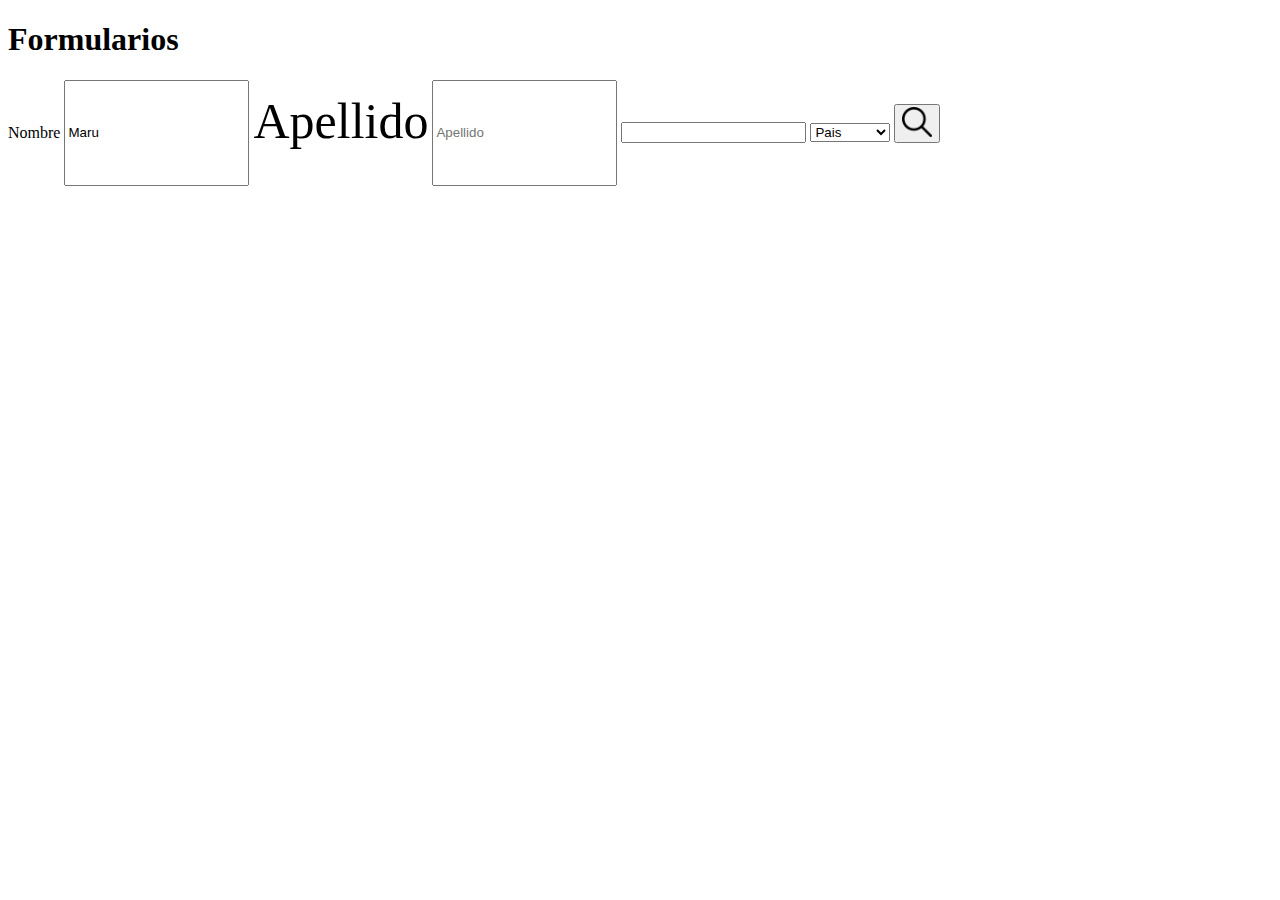
<file: Clase 16/index.html>
<!DOCTYPE html>
<html lang="es">
<head>
    <meta charset="UTF-8">
    <meta http-equiv="X-UA-Compatible" content="IE=edge">
    <meta name="viewport" content="width=device-width, initial-scale=1.0">
    <link rel="stylesheet" href="css/style.css">
    <title>Formularios</title>
</head>
<body>  
    <h1>Formularios</h1>
    
        <form action="gracias.html" method="Get">

            <label for="">Nombre</label>
            <input type="text" name="name" value="Maru">

            <label for="LastName">Apellido</label>
            <input type="text" name="LastName" id="LastName" placeholder="Apellido">

            <input type="password">

            <select name="Select" id="">
                <option value="" disabled selected>Pais</option>
                <option value="">Argentina</option>
                <option value="">Colombia</option>
            </select>



            <button type="submit"><img width="30px" src="img/loupe.png" alt=""></button>
            


        </form>
    


</body>
</html>
</file>
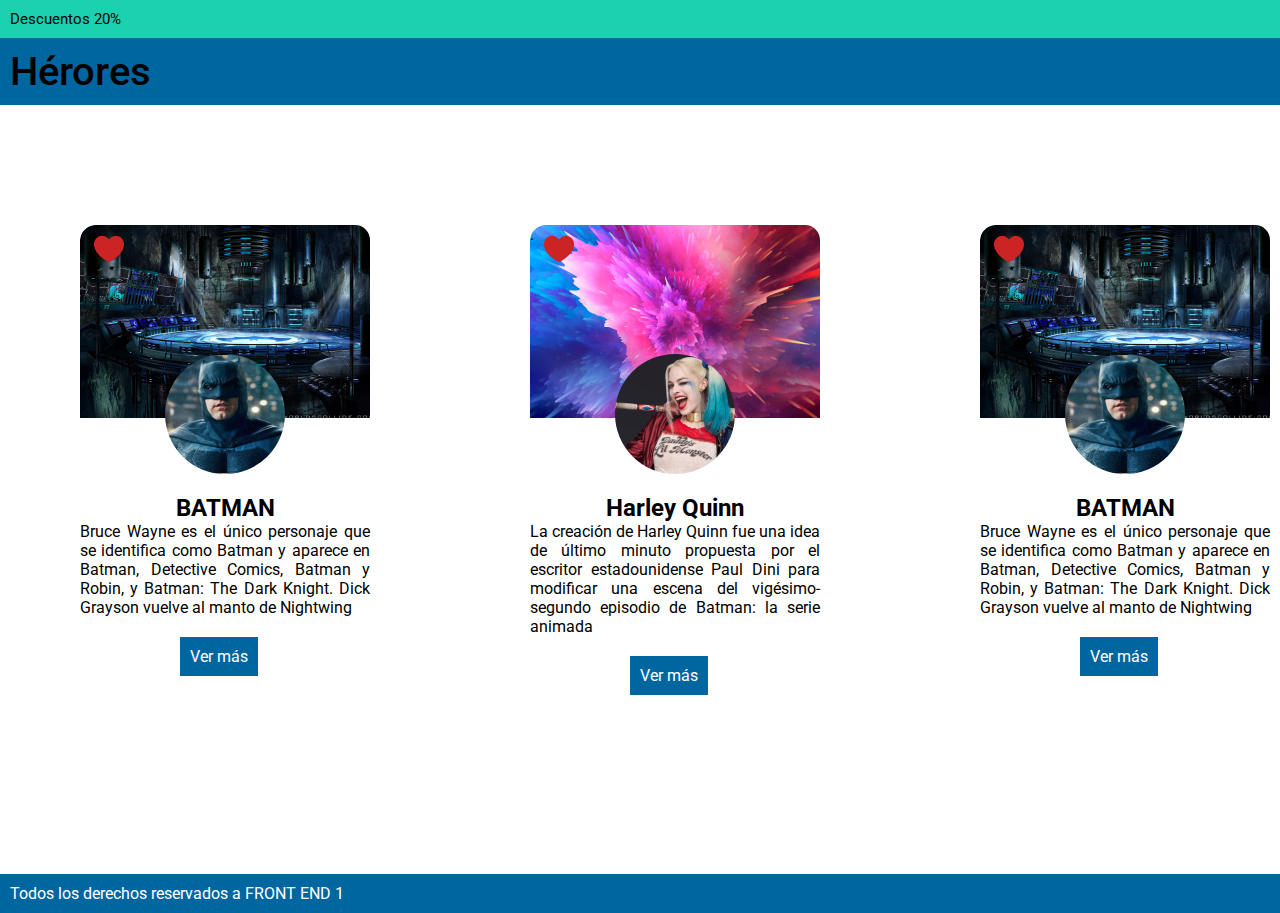
<file: Clase10/index.html>
<!DOCTYPE html>
<html lang="en">
<head>
    <meta charset="UTF-8">
    <link rel="stylesheet" href="css/style.css">
    <title>Héroes</title>
</head>
<body>
    <header>
        <p class="des">Descuentos 20%</p>
        <p class="He">Hérores</p>
    </header>

    <main>
        <div class="principal">
            <article class="fondo-batman">.
                <a class="heart"><img src="img/Vector.png" alt="Corazon"></a>
                <div class="batman"></div>
                <h2 class="name">BATMAN</h2>
                <p class="parrafo">Bruce Wayne es el único personaje que se identifica como Batman y aparece en Batman, Detective Comics, Batman y Robin, y Batman: The Dark Knight. Dick Grayson vuelve al manto de Nightwing</p>
                <span class="boton name">Ver más</span>
            </article>

            <article class="fondo-harley">.
                <a class="heart"><img src="img/Vector.png" alt="Corazon"></a>
                <div class="harley"></div>
                <h2 class="name">Harley Quinn</h2>
                <p class="parrafo">La creación de Harley Quinn fue una idea de último minuto propuesta por el escritor estadounidense Paul Dini para modificar una escena del vigésimo-segundo episodio de Batman: la serie animada</p>
                <span class="boton name">Ver más</span>
            </article>

            <article class="fondo-batman">.
                <a class="heart"><img src="img/Vector.png" alt="Corazon"></a>
                <div class="batman"></div>
                    <h2 class="name">BATMAN</h2>
                    <p class="parrafo">Bruce Wayne es el único personaje que se identifica como Batman y aparece en Batman, Detective Comics, Batman y Robin, y Batman: The Dark Knight. Dick Grayson vuelve al manto de Nightwing</p>
                    <span class="boton name">Ver más</span>
            </article>
        </div>

    </main>

    <footer>
        <p>Todos los derechos reservados a FRONT END 1</p>
    </footer>
</body>
</html>
</file>
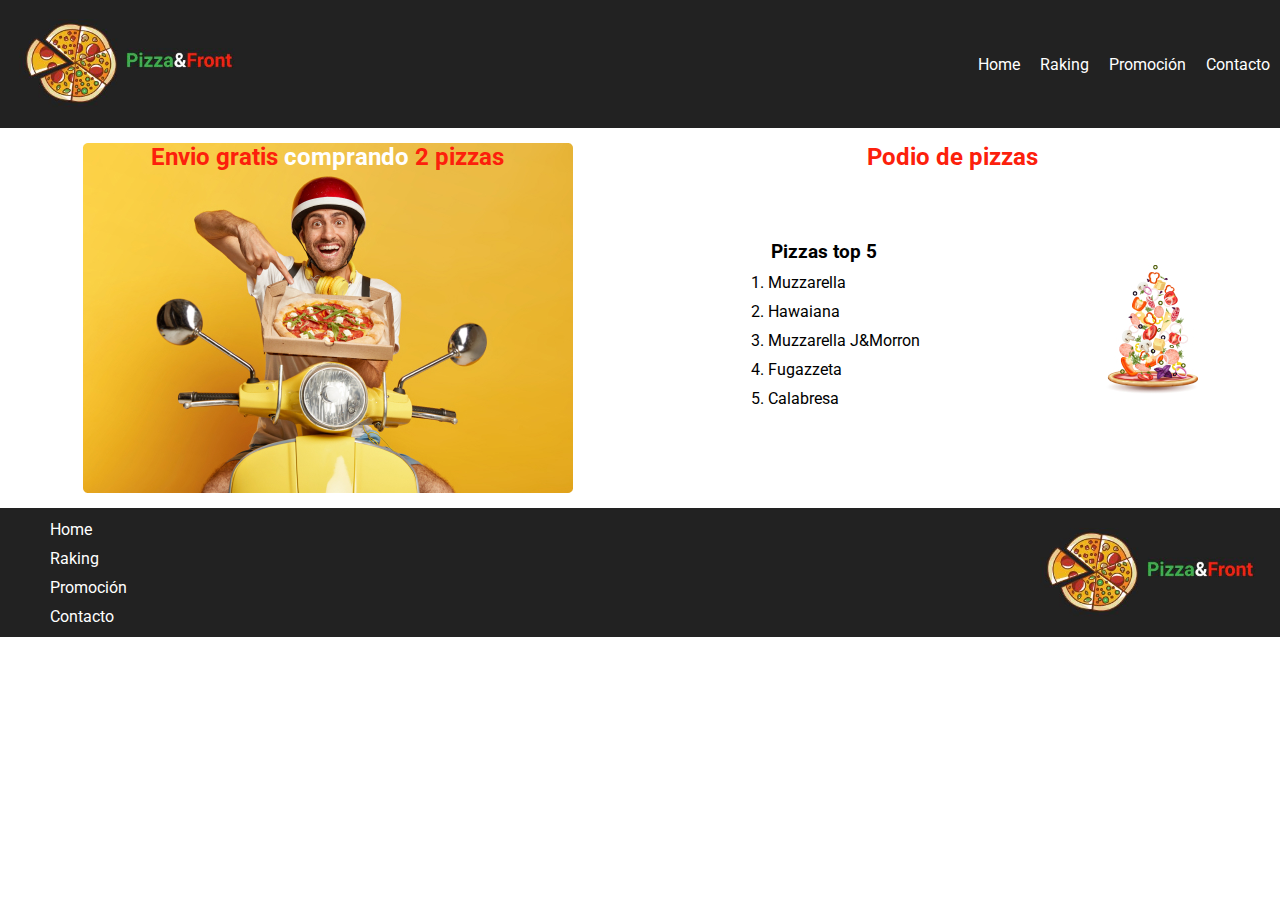
<file: Clase11/index.html>
<!DOCTYPE html>
<html lang="en">
<head>
    <meta charset="UTF-8">
    <link rel="stylesheet" href="css/style.css">
    <title>Pizza&Front</title>
</head>
<body>
    <header>
        <img class="logo" src="img/Logo.JPG" alt="Logo">
        <nav> 
            <ul type="none" class="lista">
                <li class="E">Home</li>
                <li class="E">Raking</li>
                <li class="E">Promoción</li>
                <li class="E">Contacto</li>
            </ul>
         </nav>
    </header>
    <main>
        <section class="banner">
            <h2>Envio gratis <span>comprando</span> 2 pizzas</h2>
        </section>
        <section class="caja">
            <h2>Podio de pizzas</h2>
            <nav class="top5">
                <nav>
                    <h3>Pizzas top 5</h3>
                    <ol>
                    <li class="E">Muzzarella</li>
                    <li class="E">Hawaiana</li>
                    <li class="E">Muzzarella J&Morron</li>
                    <li class="E">Fugazzeta</li>
                    <li class="E">Calabresa</li>
                    </ol>
                </nav>                
                <img src="img/PizzaFalling.jpg" alt="Pizza">
            </nav>
        </section>

    </main>
    <footer>
        <nav> 
            <ul type="none">
                <li class="E">Home</li>
                <li class="E">Raking</li>
                <li class="E">Promoción</li>
                <li class="E">Contacto</li>
            </ul>
         </nav>
         <img class="logo" src="img/Logo.JPG" alt="logo">

    </footer>
</body>
</html>
</file>
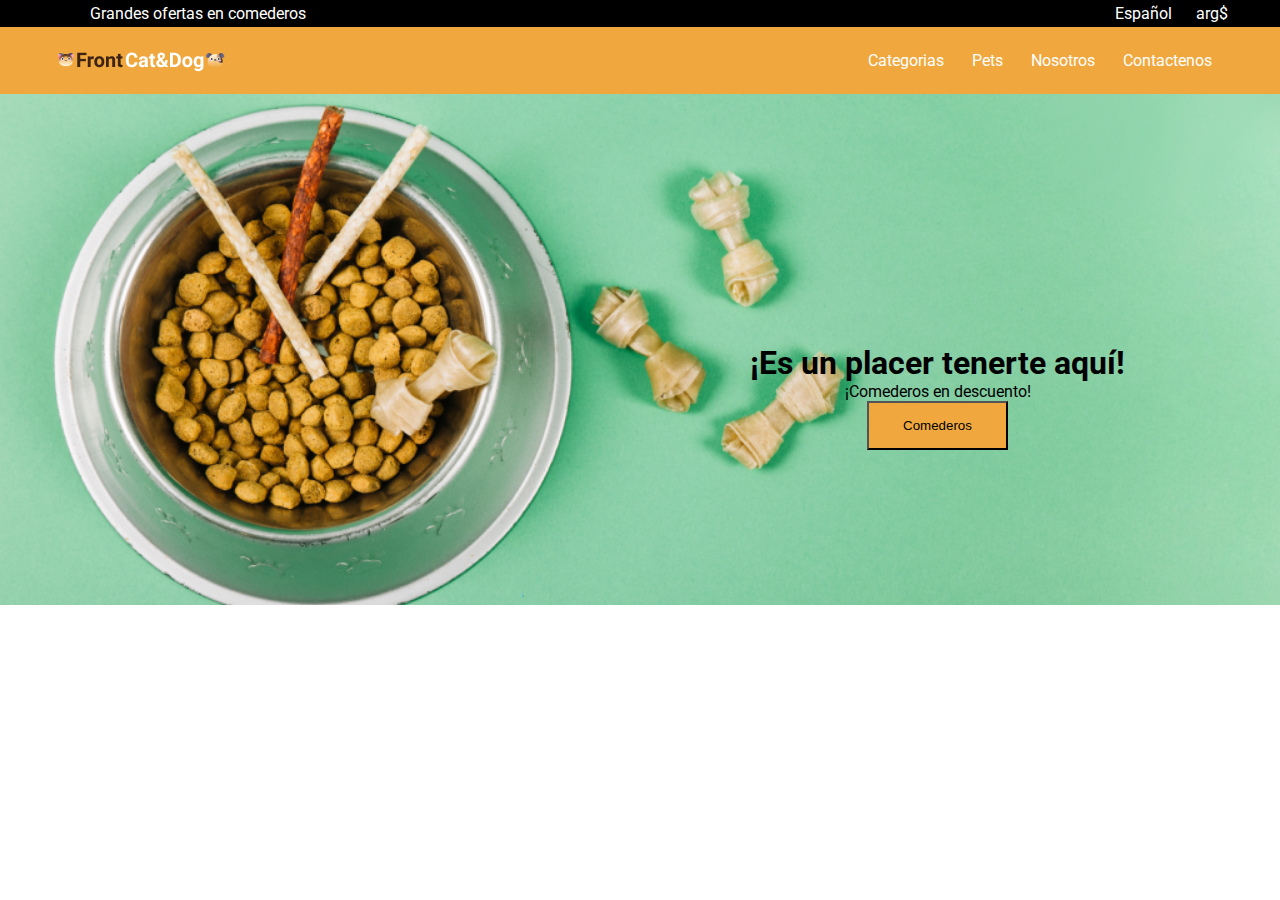
<file: Clase12/index.html>
<!DOCTYPE html>
<html lang="es">
<head>
    <meta charset="UTF-8">
    <meta http-equiv="X-UA-Compatible" content="IE=edge">
    <meta name="viewport" content="width=device-width, initial-scale=1.0">
    <link rel="stylesheet" href="https://use.fontawesome.com/releases/v5.15.3/css/all.css" integrity="sha384-SZXxX4whJ79/gErwcOYf+zWLeJdY/qpuqC4cAa9rOGUstPomtqpuNWT9wdPEn2fk" crossorigin="anonymous">
    <link rel="stylesheet" href="css/style.css">
    <title>PetShop</title>
</head>
<body>
    <header>
        <div class="topHeader">
            <p>Grandes ofertas en comederos</p>
            <div class="containerSelects">
                <span>Español</span>
                <span>arg$</span>
            </div>
        </div>
        <div class="primaryContent_Header">
            <img src="img/Logo.png" alt="Logo Comercio">
            <nav>
                <ul>
                    <li><a href="#"> <i class="fas fa-paw"></i>Categorias</a></li>
                    <li><a href="#"> <i class="fas fa-paw"></i>Pets</a></li>
                    <li><a href="#"> <i class="fas fa-paw"></i>Nosotros</a></li>
                    <li><a href="#"> <i class="fas fa-paw"></i> Contactenos</a></li>
                </ul>
            </nav>
        </div>
    </header>
    <main>
        <section class="primaryText">
            <img src="img/bowl-and-pet-daities-on-green-background 1.png" alt="Background Principal con imagen de comedero de mascota">              
            <div class="textSlide">
                <h1>¡Es un placer tenerte aquí!</h1>
                <span>¡Comederos en descuento!</span>
                <button>Comederos</button>
            </div>
        </section>
        <!-- <section class="ecommerce_Main">
            <img src="" alt="Imagen Huella">    
            <h2>Productos Destacados</h2>
            <p>Comederos - Accesorios - Comida</p>  
            <article>
                <img src="" alt="Imagen Juguete Churrasco">
                <span>Imagen Churrasquito</span>
                <span>$150</span>
            </article>
            <article>
                <img src="" alt="Imagen Juguete Churrasco">
                <span>Comedero para perros</span>
                <span>$250</span>
            </article>
            <article>
                <img src="" alt="Imagen Juguete Churrasco">
                <span>Juguete Huesito</span>
                <span>$650</span>
            </article>
        </section>
        <section class="newsletter">
            <p></p>
        </section>
        <footer>
            <section class="data_Contact">
                <div class="data">
                    <img src="" alt="">
                    <p></p>
                </div>
                <div class="data">
                    <img src="" alt="">
                    <p></p>
                </div>
                <div class="data">
                    <img src="" alt="">
                    <p></p>
                </div>
                <img src="" alt="">
            </section>
            <section class="copyright">
                <p>Todos los derechos reservados Front End</p>
            </section>
        </footer> -->
    </main>



</body>
</html>
</file>
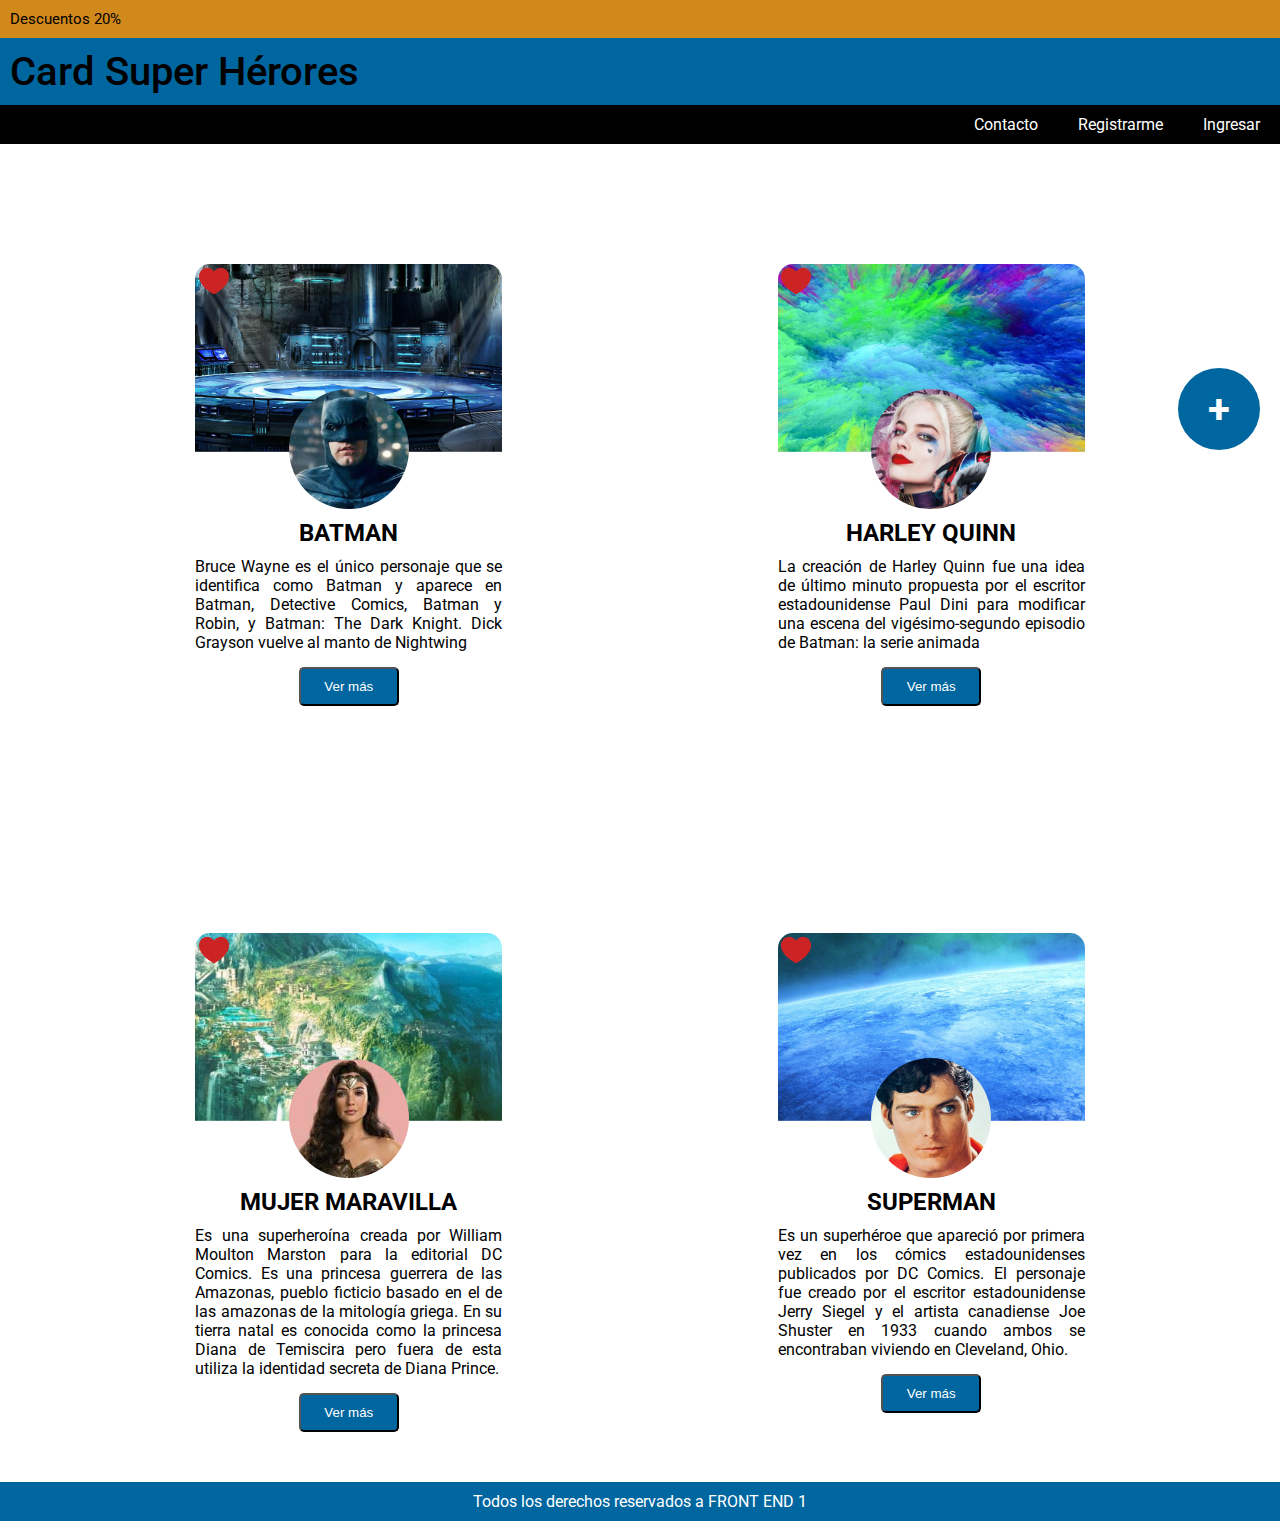
<file: Clase14/index.html>
<!DOCTYPE html>
<html lang="en">
<head>
    <meta charset="UTF-8">
    <link rel="stylesheet" href="css/style.css">
    <title>Héroes</title>
</head>
<body>
    <header>
        <p class="des">Descuentos 20%</p>
        <p class="He">Card Super Hérores</p>
        <nav class="menu-items">
            <ul type="none">
                <li><a href="">Contacto</a></li>
                <li><a href="regis.html">Registrarme</a></li>
                <li><a href="Login.html">Ingresar</a></li>
            </ul>
        </nav>
    </header>

    <main>
        <div class="principal">
            <article class="ficha">
                <img src="img/FondoBatman.png" alt="" class="fondo">
                <a class="heart"><img src="img/Vector.png" alt="Corazon"></a> 
                <img src="img/Batman.png" alt="" class="heroe">                       
                <h4 class="name">BATMAN</h4>
                <p class="parrafo">Bruce Wayne es el único personaje que se identifica como Batman y aparece en Batman, Detective Comics, Batman y Robin, y Batman: The Dark Knight. Dick Grayson vuelve al manto de Nightwing</p>
                <button class="boton">Ver más</button>
            </article>

            <article class="ficha">
                <img src="img/FondoHarleyQuinn.png" alt="" class="fondo">
                <a class="heart"><img src="img/Vector.png" alt="Corazon"></a>
                <img src="img/HarleyQuinn.png" alt="" class="heroe">
                <h4 class="name">Harley Quinn</h4>
                <p class="parrafo">La creación de Harley Quinn fue una idea de último minuto propuesta por el escritor estadounidense Paul Dini para modificar una escena del vigésimo-segundo episodio de Batman: la serie animada</p>
                <button class="boton">Ver más</button>
            </article>

            <article class="ficha">    
                <img src="img/FondoMujerM.png" alt="" class="fondo">            
                <a class="heart"><img src="img/Vector.png" alt="Corazon"></a>
                <img src="img/MujerMaravilla.png" alt="" class="heroe">             
                <h4 class="name">Mujer Maravilla</h4>
                <p class="parrafo">Es una superheroína creada por William Moulton Marston para la editorial DC Comics. Es una princesa guerrera de las Amazonas, pueblo ficticio basado en el de las amazonas de la mitología griega. En su tierra natal es conocida como la princesa Diana de Temiscira pero fuera de esta utiliza la identidad secreta de Diana Prince.</p>
                <button class="boton">Ver más</button>
            </article>

            <article class="ficha">
                <img src="img/FondoSuper.png" alt="" class="fondo">
                <a class="heart"><img src="img/Vector.png" alt="Corazon"></a>
                <img src="img/Superman.png" alt="" class="heroe">              
                <h4 class="name">Superman</h4>
                <p class="parrafo">Es un superhéroe que apareció por primera vez en los cómics estadounidenses publicados por DC Comics. El personaje fue creado por el escritor estadounidense Jerry Siegel y el artista canadiense Joe Shuster en 1933 cuando ambos se encontraban viviendo en Cleveland, Ohio.</p>
                <button class="boton">Ver más</button>
            </article>
        </div>
        <div class="more"><a href="">+</a></div>

    </main>

    <footer>
        <p>Todos los derechos reservados a FRONT END 1</p>
    </footer>
</body>
</html>
</file>
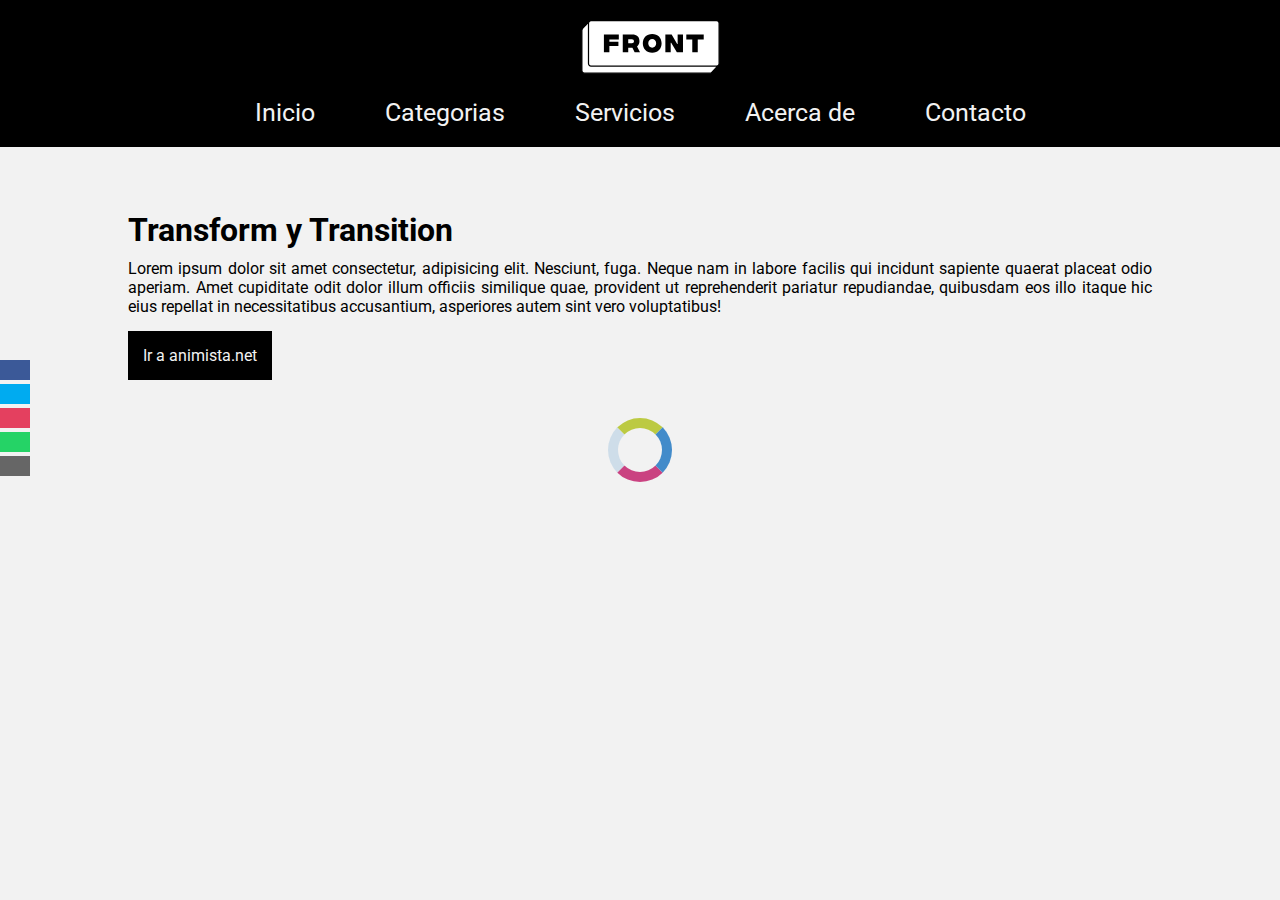
<file: clase19/index.html>
<!DOCTYPE html>
<html lang="es">
<head>
    <meta charset="UTF-8">
    <meta http-equiv="X-UA-Compatible" content="IE=edge">
    <meta name="viewport" content="width=device-width, initial-scale=1.0">
    <title>CSS avanzado</title>
    <link rel="stylesheet" href="https://use.fontawesome.com/releases/v5.15.3/css/all.css" integrity="sha384-SZXxX4whJ79/gErwcOYf+zWLeJdY/qpuqC4cAa9rOGUstPomtqpuNWT9wdPEn2fk" crossorigin="anonymous">
    <link rel="stylesheet" href="./css/style_base.css">

</head>
<body >
    <header>
        <img class="logo" src="img/logo.svg" alt="">
		<nav>
			<ul>
				<li><a href="#">Inicio</a></li>
				<li><a href="#">Categorias</a></li>
				<li><a href="#">Servicios</a></li>
				<li><a href="#">Acerca de</a></li>
				<li><a href="#">Contacto</a></li>
			</ul>
		</nav>
	</header>
    <aside class="social">
		<ul>
			<li><a href="#" target="_blank" class="icon-facebook"><i class="fab fa-facebook"></i></a></li>
			<li><a href="#" target="_blank" class="icon-twitter"><i class="fab fa-twitter"></i></a></li>
			<li><a href="#" target="_blank" class="icon-instagram"><i class="fas fa-camera"></i></a></li>
			<li><a href="#" target="_blank" class="icon-whatsapp"><i class="fas fa-comment"></i></a></li>
			<li><a href="mailto:lromiglia@digitalhouse.com" class="icon-mail"><i class="fas fa-envelope"></i></a></li>
		</ul>
    </aside>
    <section class="container ">
        <h1>Transform y Transition</h1>
        <p>Lorem ipsum dolor sit amet consectetur, adipisicing elit. Nesciunt, fuga. Neque nam in labore facilis qui incidunt sapiente quaerat placeat odio aperiam. Amet cupiditate odit dolor illum officiis similique quae, provident ut reprehenderit pariatur repudiandae, quibusdam eos illo itaque hic eius repellat in necessitatibus accusantium, asperiores autem sint vero voluptatibus!</p>
        <a href="https://animista.net/" target="_blank">Ir a animista.net</a>
        
    </section>
    <span class="spinner"></span>
</body>
</html>
</file>
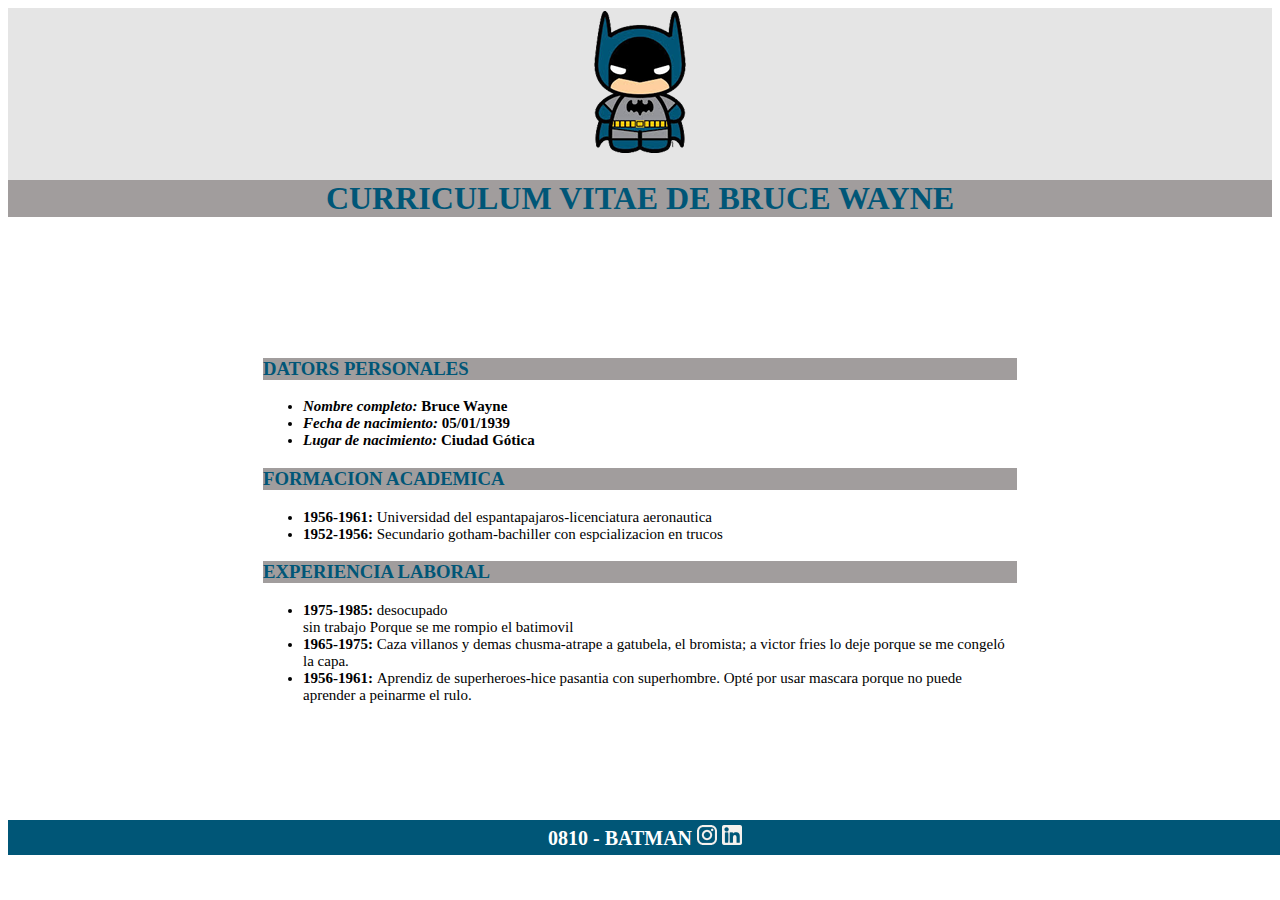
<file: Clase7/index.html>
<!DOCTYPE html>
<html lang="en">
<head>
    <meta charset="UTF-8">
    <title>Document</title>
    <link href="css/style.css" rel="stylesheet">
</head>
<body>
    <header>
        <img src="img\logo_batman.png" alt="Logo de batman">
        <h1 class="titulos colores">curriculum vitae de bruce wayne</h1>
    </header>
    <main>
        <section>
            <h3 class="titulos colores">Dators Personales</h3>
            <ul>
            <li>
              <i> <b> Nombre completo: </b> </i> <span> Bruce Wayne </span>
            </li>
            <li>
              <i> <b> Fecha de nacimiento: </b> </i> <span> 05/01/1939 </span>
            </li>
            <li>
              <i> <b> Lugar de nacimiento: </b> </i> <span> Ciudad Gótica </span>
            </li>
          </ul>

        </section>
        <section>

            <h3 class="titulos colores">Formacion Academica</h3>
            <ul>
          <li>
            <span> 1956-1961: </span> Universidad del espantapajaros-licenciatura aeronautica
          </li>
          <li>
            <span> 1952-1956: </span> Secundario gotham-bachiller con espcializacion en trucos
          </li>
        </ul>

        </section>
        
        <section>
            <h3 class="titulos colores">Experiencia Laboral</h3>
            <ul>
          <li>
            <span> 1975-1985: </span> desocupado <br/> sin trabajo Porque se me rompio el batimovil
          </li>
          <li>
            <span> 1965-1975: </span> Caza villanos y demas chusma-atrape a gatubela, el bromista; a victor fries lo deje porque se me congeló la capa.
          </li>
          <li>
            <span> 1956-1961: </span> Aprendiz de superheroes-hice pasantia con superhombre. Opté por usar mascara porque no puede aprender a peinarme el rulo.
          </li>
        </ul>

        </section>

    </main>

    <footer>
        <span>0810 - BATMAN</span>  
        <a href="http://"><img src="img/ico_instagram.png" alt="logo instagram"></a>
        <a href="http://"><img src="img/ico_linkedin.png" alt="logo linkedin"></a> 
    </footer>
</body>
</html>
</file>
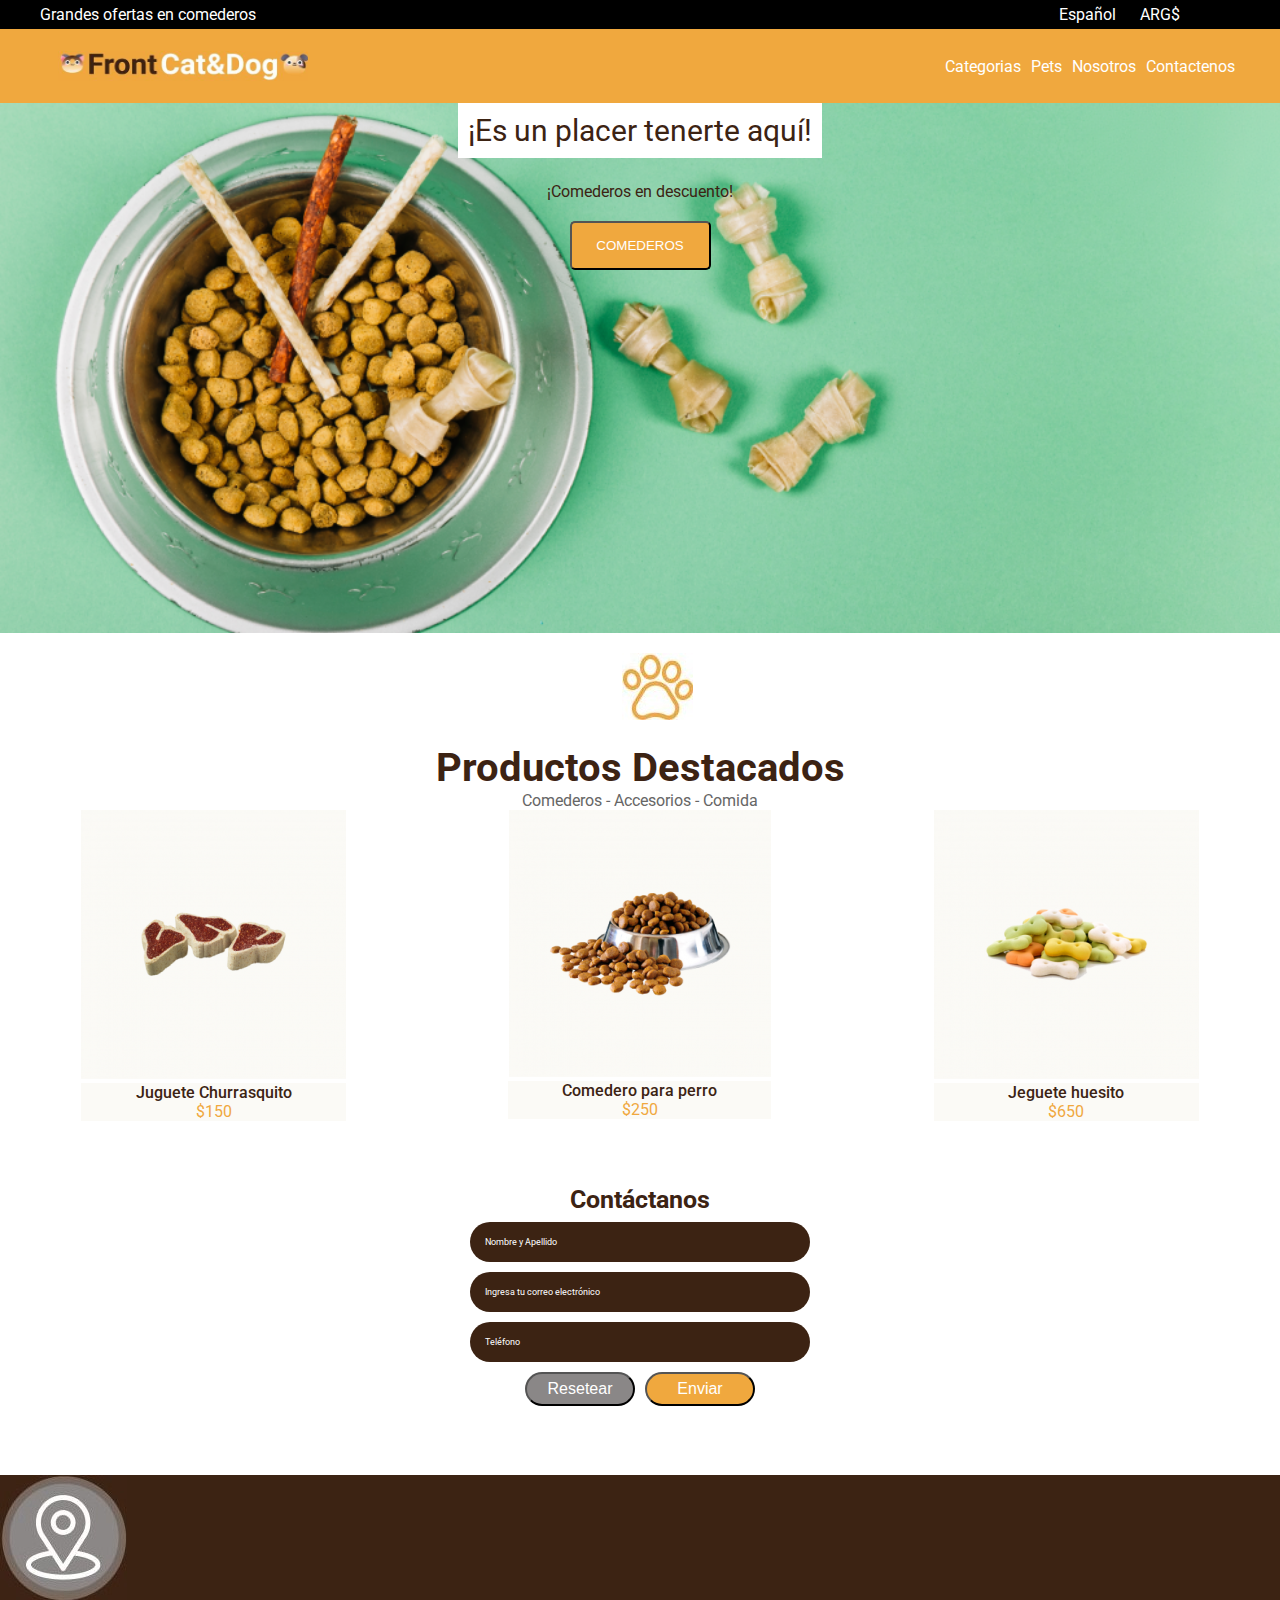
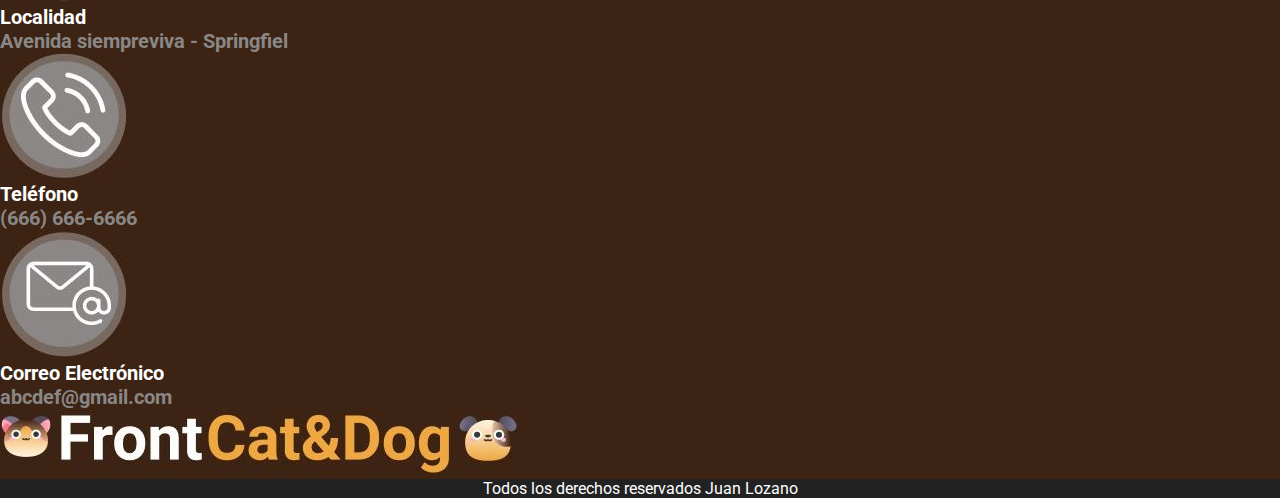
<file: Clase9/index.html>
<!DOCTYPE html>
<html lang="en">
<head>
    <meta charset="UTF-8">
    <title>Cat&Dot</title>
    <link rel="stylesheet" href="https://use.fontawesome.com/releases/v5.15.3/css/all.css" integrity="sha384-SZXxX4whJ79/gErwcOYf+zWLeJdY/qpuqC4cAa9rOGUstPomtqpuNWT9wdPEn2fk" crossorigin="anonymous">
    <link rel="stylesheet" href="css/style.css">
</head>
<body>
    <header>
        <div class="sales-offer"> 
            <p>Grandes ofertas en comederos</p>
            <div>
                <span>Español</span>
                <span>ARG$</span>
            </div>           
        </div>

        <div class="header-links">
            <img class="LN" src="img/LogoCat&Dog.JPG" alt="Logo">
            <nav>
                <ul>
                    <li><a href="#"><i class="fas fa-paw"></i> Categorias</a></li>
                    <li><a href="#"><i class="fas fa-paw"></i> Pets</a></li>
                    <li><a href="#"><i class="fas fa-paw"></i> Nosotros</a></li>
                    <li><a href="#"><i class="fas fa-paw"></i> Contactenos</a></li>
                </ul>
            </nav>
        </div>
    </header>
    <main>
        <section class="banner-section">
            <p class="welcome-message main-color-font title-inside-banner"><span class="welcome">¡Es un placer tenerte aquí!</span></p>
            <p class="title-inside-banner sale-item-offer"><span >¡Comederos en descuento!</span></p>
            <p class="title-inside-banner"><button class="sale-item">COMEDEROS</button></p>
        </section>
        <img class="pata" src="img/Pata.JPG" alt="LogoPata">
        <p class="featured-title main-color-font">Productos Destacados</p>
        <p class="featured-categories">Comederos - Accesorios - Comida</p>
        <section class="products-section">
            <div>
                <img src="img/churrasquito.png" alt="churrasquito">
                <p class="product-name">Juguete Churrasquito</p>
                <p class="price">$150</p>
            </div>

            <div >
                <img src="img/comedero.png" alt="comedero">
                <p class="product-name">Comedero para perro</p>
                <p class="price">$250</p>
            </div>

            <div>
                <img src="img/Huesito.png" alt="huesito">
                <p class="product-name">Jeguete huesito</p>
                <p class="price">$650</p>
            </div>

           
        </section>
        <Section class="mainf">
            <p class="contact-up main-color-font">Contáctanos</p>
            <p class="title-inside-banner"><span class="contact">Nombre y Apellido</span></p>
            <p class="title-inside-banner"><span class="contact">Ingresa tu correo electrónico</span> </p>
            <p class="title-inside-banner"><span class="contact">Teléfono</span> </p>
            <div class="buttonrs"><button class="reset">Resetear</button><button class="send">Enviar</button></div>
        </Section>
    </main>
    <footer>
        <img src="img/gps.JPG" alt="LocationIcon">
        <p class="contact-info-title">Localidad</p>
        <p class="contact-info-description">Avenida siempreviva - Springfiel</p>
        <img src="img/phone.JPG" alt="PhoneIcon">
        <p class="contact-info-title">Teléfono</p>
        <p class="contact-info-description">(666) 666-6666</p>
        <img src="img/msn.JPG" alt="EmailIcon">
        <p class="contact-info-title">Correo Electrónico</p>
        <p class="contact-info-description">abcdef@gmail.com</p>
        <img src="img/LogoCD.JPG" alt="FooterLogo">
        <div class="copyrights-container">
            <p class="copyrights-content">Todos los derechos reservados Juan Lozano</p>
        </div>
    </footer>
</body>
</html>
</file>
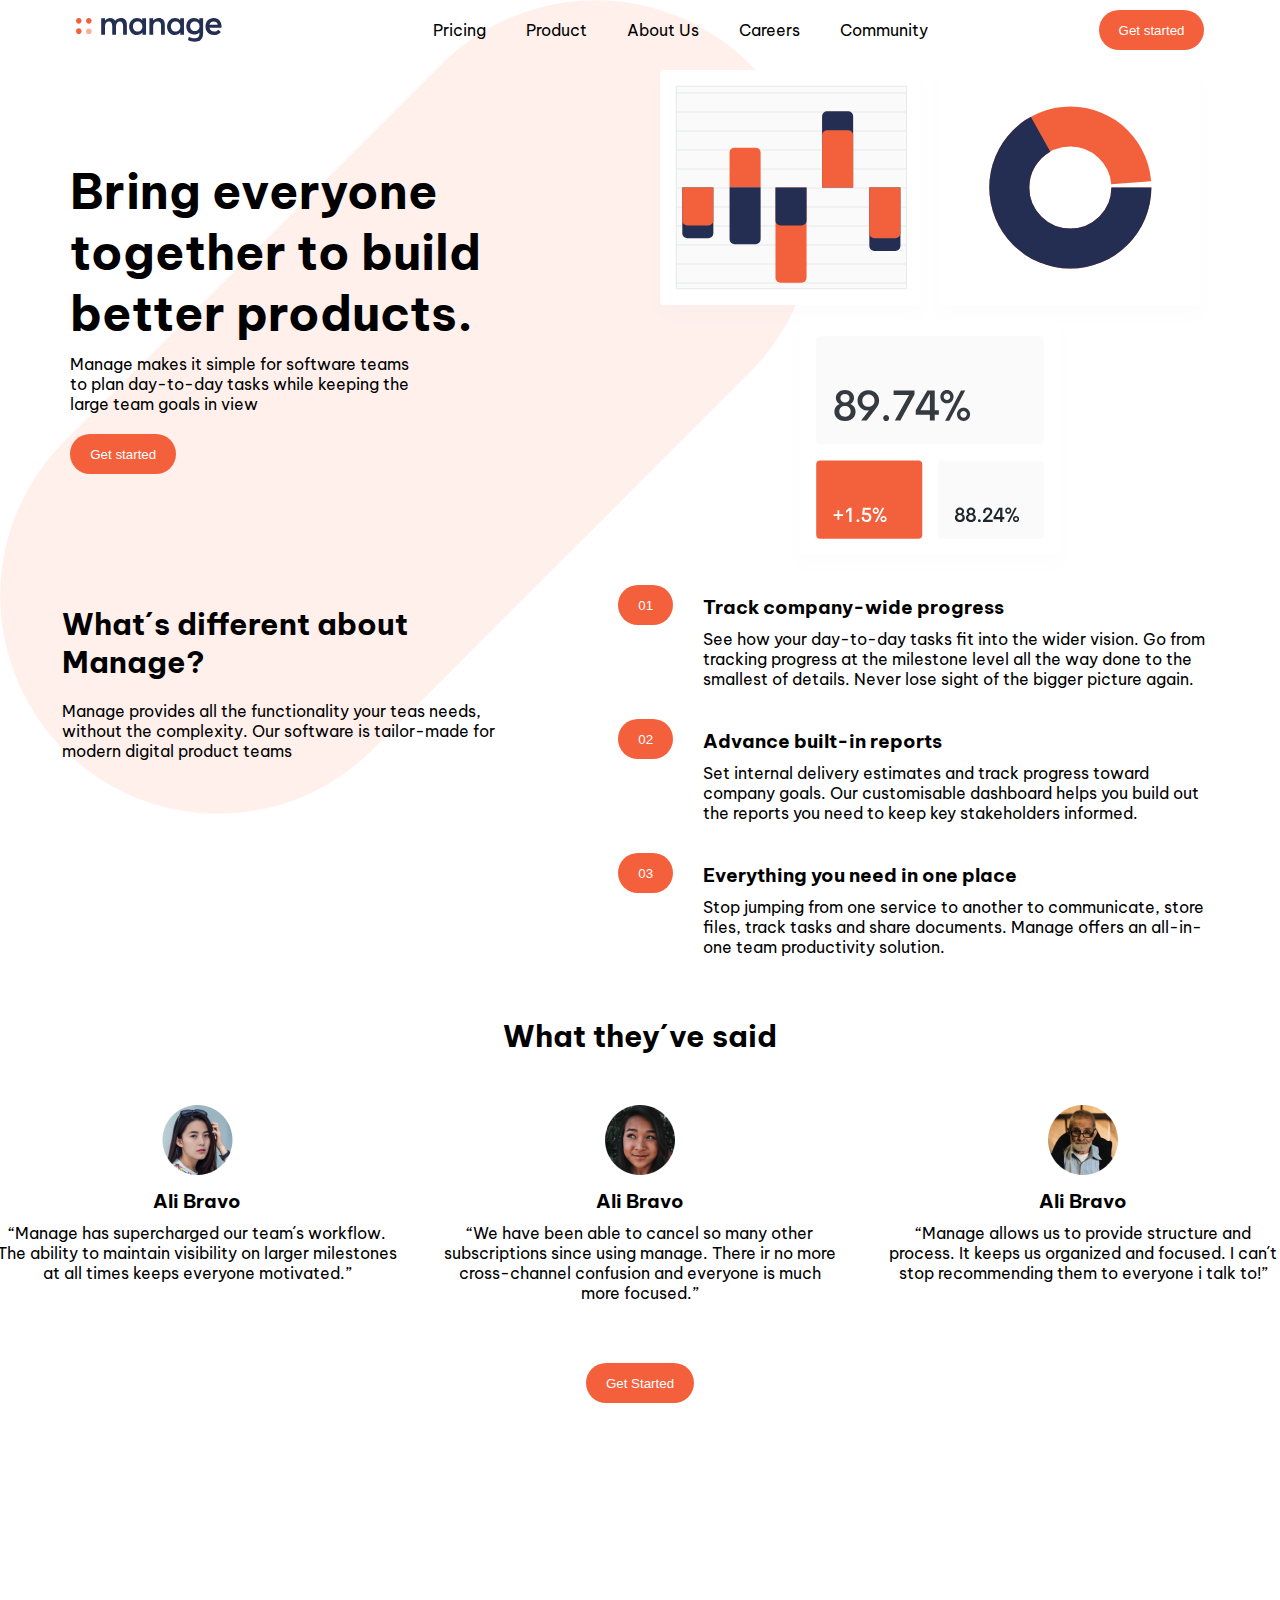
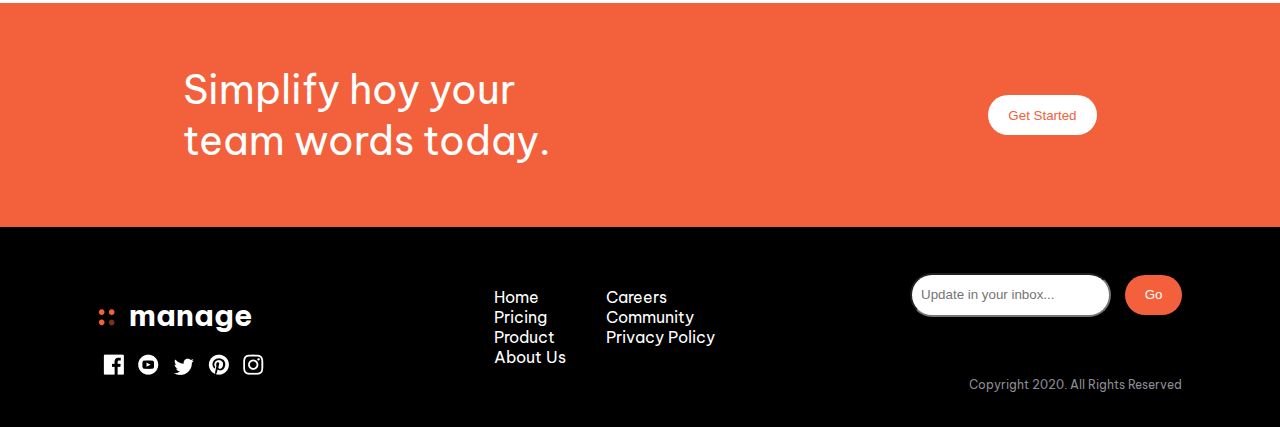
<file: manage/index.html>
<!DOCTYPE html>
<html lang="en">
<head>
    <meta charset="UTF-8">
    <meta http-equiv="X-UA-Compatible" content="IE=edge">
    <meta name="viewport" content="width=device-width, initial-scale=1.0">
    <link rel="stylesheet" href="css/style.css">
    <title>Manage</title>
</head>
<body>
    <img class="fondo" src="img/bg-tablet-pattern.svg" alt="fondo">
    <header>
        <img src="img/logo.svg" alt="Logo">
        <nav>
            <input type="checkbox" id="btn-menu">
            <label for="btn-menu"><img src="img/icon-hamburger.svg" alt=""></label>
            <ul type="none">
                <li><a href="">Pricing</a></li>
                <li><a href="">Product</a></li>
                <li><a href="">About Us</a></li>
                <li><a href="">Careers</a></li>
                <li><a href="">Community</a></li>
            </ul>
        </nav>
        <button>Get started</button>
    </header>
    <main>
        <section class="bring">
            <article class="bring-cont">
                <h1>Bring everyone
                    together to build
                    better products.</h1>
                <p>Manage makes it simple for software teams
                    to plan day-to-day tasks while keeping the 
                    large team goals in view</p>
                <button>Get started</button>
            </article>
            <img src="img/illustration-intro.svg" alt="">
        </section>

        <section class="what">
            <article class="whats">               
                <h2>What´s different about Manage? </h2>
                <p>Manage provides all the functionality your
                teas needs, without the complexity. Our software is tailor-made for modern digital product teams</p>
            </article>
            <article>
                <div class="track">
                    <button>01</button>
                    <nav>
                        <h3>Track company-wide progress</h3>
                        <p>See how your day-to-day tasks fit into the wider vision. Go from tracking progress at the milestone level all the way done to the smallest of details. Never lose sight of the bigger picture again.</p>
                    </nav>                   
                </div>
                <div class="track">
                    <button>02</button>
                    <nav>
                        <h3>Advance built-in reports</h3>
                        <p>Set internal delivery estimates and track progress toward company goals. Our customisable dashboard helps you build out the reports you need to keep key stakeholders informed.</p>
                    </nav>                    
                </div>
                <div class="track">
                    <button>03</button>
                    <nav>
                        <h3>Everything you need in one place</h3>
                        <p>Stop jumping from one service to another to communicate, store files, track tasks and share documents. Manage offers an all-in-one team productivity solution.</p>
                    </nav>    
                </div>
            </article>

        </section>
        
        <section class="centrado">
            <h2>What they´ve said</h2>
            <section class="ali">
            <article>
                <img src="img/avatar-anisha 1.png" alt="">
                <h3>Ali Bravo</h3>
                <p>“Manage has supercharged our team´s workflow. The ability to maintain visibility on larger milestones at all times keeps everyone motivated.”</p>
            </article>
            <article>
                <img src="img/avatar-ali 1.png" alt="">
                <h3>Ali Bravo</h3>
                <p>“We have been able to cancel so many other subscriptions since using manage. There ir no more cross-channel confusion and everyone is much more focused.”</p>
            </article>
            <article>
                <img src="img/avatar-richard 1.png" alt="">
                <h3>Ali Bravo</h3>
                <p>“Manage allows us to provide structure and process. It keeps us organized and focused. I can´t stop recommending them to everyone i talk to!”</p>
            </article>
            </section>
            <button type="button">Get Started</button>
        </section>

        <section class="finalM">
            <p>Simplify hoy your team
                words today.</p>
            <button type="submit">Get Started</button>
        </section>
    </main>
    <footer>
        <nav class="footerp">
            <h2><img src="img/Logo1.png" alt="Logo"><img class="logo" src="img/Logo2.png" alt="Logo"> manage</h2>
            <nav>
                <a Class="redes" href="http://"><img src="img/Facebook.png" alt="logo facebook"></a>
                <a Class="redes" href="http://"><img src="img/Youtube.png" alt="logo youtube"></a>
                <a Class="redes" href="http://"><img src="img/Twiter.png" alt="logo twiter"></a>
                <a Class="redes" href="http://"><img src="img/Pinterest.png" alt="logo pinterest"></a> 
                <a Class="redes" href="http://"><img src="img/Instagran.png" alt="logo instagram"></a> 
            </nav>
        </nav>
        <nav class="menuF">
            <ul type="none">
                <li><a href="">Home</a> </li>
                <li><a href="">Pricing</a> </li>
                <li><a href="">Product</a> </li>
                <li><a href="">About Us</a> </li>
            </ul>
            <ul type="none">
                <li><a href="">Careers</a> </li>
                <li><a href="">Community</a> </li>
                <li><a href="">Privacy Policy</a> </li>
            </ul>
        </nav>
        <form action="" method="GET"> 
            <input type="text" name="" placeholder="  Update in your inbox..." required>
            <button type="submit">Go</button>
            <p>Copyright 2020. All Rights Reserved</p>
        </form>   
        
    </footer>
    
</body>
</html>
</file>
<file: Clase 16/css/style.css>
label[for=LastName]{
    font-size: 50px;
}


input[type=text]{
    height: 100px;
}
</file>
<file: Clase10/css/style.css>
@import url('https://fonts.googleapis.com/css2?family=Roboto:wght@100;300;400;500;700;900&display=swap');
*{
    margin: 0;
}

body {
    font-family: 'Roboto', sans-serif;
    font-weight: 400;
}

.des{
    background-color: #1CD1B0;
    font-size: 15px;
    padding: 10px;
}

.He{
    background-color: #00669F;
    font-size: 40px;
    font-weight: 500;
    padding: 10px;
    
}

.principal{
    display:flex
}

.heart{
    position:absolute;
    margin: 10px;
}

.parrafo{
    text-align: justify;
}
.fondo-batman{
    background-image:url(../img/FondoBatman.png);
    background-repeat: no-repeat;
    border-radius: 15px;
    width: 300px;
    height: 529px;
    position: relative;
    margin: 120px 80px;
}

.fondo-harley{
    background-image: url(../img/FondoHarleyQuinn.png);
    background-repeat: no-repeat;
    border-radius: 15px;
    width: 300px;
    height: 529px;
    position: relative;
    margin: 120px 80px;
}

.batman{
    background-image: url(../img/Batman.png);
    background-position:center;
    height: 120px;
    width: 120px;
    border-radius: 50%;
    position: relative;
    margin:110px 85px 20px; 
}
.harley{
    background-image: url(../img/HarleyQuinn.png);
    background-position:center;
    height: 120px;
    width: 120px;
    border-radius: 50%;
    position: relative;
    margin:110px 85px 20px;
}

.name{
    text-align: center;
}

.boton{
    background-position: center;
    background-color: #00669F;
    color: white;  
    position:absolute;
    padding: 10px;
    margin: 20px 100px
    
}

footer{
    background-color: #00669F;
    color: white;
    font-size: 16px;
    padding: 10px;
}
</file>
<file: Clase11/css/style.css>
@import url('https://fonts.googleapis.com/css2?family=Roboto:wght@100;300;400;500;700;900&display=swap');
*{
    margin: 0;
}

body {
    font-family: 'Roboto', sans-serif;
    font-weight: 400;
}

header{
    background-color: #222222;
    color: white;
    display: flex;
    justify-content: space-between;
    align-items: center;
}

.logo{
    height: 90px;
    margin: 1.5%;
}

.lista{
    display: flex;
}

.banner{
    background-image: url(../img/delivery.jpg);
    background-repeat: no-repeat;
    width: 490px;
    height: 350px;
}

.caja{
    width: 490px;
    height: 350px;
}

h2{
    color: #FC200C;
    text-align: center;
}

span{
    color:white;
    text-align: center;
}

h3{
    text-align: center;
}

ol{
    margin: 10px;
}

main{
    display: flex;
    justify-content: space-around;
    margin: 15px;
    border-color: #E5E5E5;
}

.top5{
    display: flex;
    justify-content:space-between;
    align-items:center;
    position: relative;
    top: 20%
}

footer{
    background-color: #222222;
    color:white;
    display: flex;
    align-items: center;
    justify-content:space-between;

}

.E{
    margin: 10px;
}
</file>
<file: Clase12/css/style.css>
@import url('https://fonts.googleapis.com/css2?family=Roboto&display=swap');

*{
    box-sizing: border-box;
    margin: 0;
    padding: 0;
}

body{
    font-family: 'Roboto', sans-serif;
}

a{
    text-decoration: none;
    color: white;
}

header div.topHeader{
    background: black;
    color: white;
    display: flex;
    justify-content: space-between;
    padding: 4px 52px 4px 90px;
}


header div.topHeader div.containerSelects span{ 
    margin-left: 20px;
}

header div.primaryContent_Header{
    display: flex;
    justify-content: space-between;
    align-items: center;
    padding: 22px 40px 22px 58px;
    background: #F0A83E;
}

header div.primaryContent_Header nav ul{
    width: 400px;
    display: flex; 
    justify-content: space-evenly; 
}

header div.primaryContent_Header nav ul li{
    /* margin-left: 20px; */
    list-style: none;
}

main section.primaryText{
   position: relative;
}

main section.primaryText img{
    position: absolute;
    width: 100%;
}

main section.primaryText div.textSlide{
    position: absolute;
    z-index: 1;
    left: 750px;
    top: 250px;
    display: flex;
    flex-direction: column;
    align-items: center;
    /* justify-content: center; */
}

main section.primaryText div.textSlide button{
    width: 141px;
    height: 49px;
    background: #F0A83E;
}
</file>
<file: Clase14/css/style.css>
@import url('https://fonts.googleapis.com/css2?family=Roboto&display=swap');

*{
    box-sizing: border-box;
    margin: 0;
}

body{
    font-family: 'Roboto', sans-serif;
    font-weight: 400;
    width: 100vw;
}


.des{
    background-color: #D1891C;
    font-size: 15px;
    padding: 10px;
}

.He{
    background-color: #00669F;
    font-size: 40px;
    font-weight: 500;
    padding: 10px;
    
}

.menu-items{
    background-color: black;
    
}

.menu-items ul{
    display: flex;
    justify-content: flex-end;
}

.menu-items ul li{
    margin: 10px 20px;
}

.menu-items ul li a{
    text-decoration:none;
    color: white;
}

.principal{
    display: flex;
    justify-content: space-evenly;
    align-items: center;
    flex-wrap: wrap;
}

.heart{
    position:relative;
    z-index: 10;
    bottom: 185px;
    left: -135px
}

.parrafo{
    text-align: justify;
    position: relative;
    bottom:75px;
}

.ficha{
    display: flex;  
    flex-direction: column; 
    align-items: center;
    width: 24%;
    height: 529px;
    margin: 120px 80px 20px;
}

.fondo{
    border-top-left-radius: 15px;
    border-top-right-radius: 15px;
    width: 100%;
    position: relative;
}


.heroe{
    position: relative;
    height: 120px;
    width: 120px;
    border-radius: 50%; 
    bottom:95px;
    z-index: 5;
}

.name{
    position: relative;
    bottom:85px;
    text-align: center;
    text-transform: uppercase;
    font-size: 24px;
}

.boton{
    background-color: #00669F;
    width: 100px;
    padding: 10px 20px;
    border-radius: 5px;
    color: white; 
    position: relative;
    bottom:60px; 
}

.more{
    background: #00669f;
    position: fixed;
    text-align: center;
    border-radius: 50%;
    bottom: 50%;
    right: 20px;
    font-size: 40px;
    font-weight: bold;
    width: 82px;
    height: 82px; 
    padding-top: 18px;
}

.more a{
    color: white;
    text-decoration: none;    
}

footer{
    background-color: #00669F;
    color: white;
    font-size: 16px;
    padding: 10px;
    text-align:center;
}

h1{   
    font-size: 72px;
    margin: 15px;
}

.regis-login-add{
    height: 79vh;
    
}

.regis-login-add form select{
    width: 620px;
    height: 40px;
    margin: 10px;
    padding: 10px;
}

.regis-login-add form button{
    width: 620px;
    height: 40px;
    margin: 10px;
    background-color: #1CD1B0;
    border-radius: 20px;
}

.regis-login-add form span button{
    width: 300px;
}

.regis-login-add form span button.reset{
    background-color: #888888;
    color: white;
}

form{
    display: flex;
    flex-direction: column;
    align-content: center;
    align-items: center;
}

input{
    margin: 10px;
    width: 620px;
    height: 40px;
    padding: 10px;
}
</file>
<file: clase19/css/style_base.css>
@import url('https://fonts.googleapis.com/css2?family=Roboto:wght@300&display=swap');

*{
    box-sizing: border-box;
    margin: 0;
    padding: 0;
}
:root{
    --primary-color: #000;
    --secondary-color:#f2f2f2;
    --decoration-color:#c79800;
   }

body{
    background:var(--secondary-color);
    font-family: 'Roboto';
    color:var(--primary-color);
    width: 100%;
  }

header{
    background-color:var(--primary-color);
    text-align: center;
    z-index: 100;
}
header .logo {
    margin-top: 20px;
    margin-left: 20px;
}

/** Menú principal */
nav ul {
    display: flex; 
    justify-content: center;
    list-style: none;
    /* padding: 0px;
    margin-left: 10px;          NO son necesarias porque usamos flex*/
}
nav ul li {
    margin: 20px;
}
nav ul li a{
    position:relative;
    margin:15px;
    font-size:25px;  
    color:var(--secondary-color);
    text-decoration: none;
}

nav ul li a:before{
    content:'';
    background: var(--decoration-color);
    position:absolute;
    bottom:-10px; 
    width: 0%;
    height: 4px;
    left: 0;
    transition: 0.6s all ease;
    /* alto y ancho=0 */
    /* transition: ; */
}
nav ul li a:hover::before{
    /* ancho final */
    transition: 0.5s all ease;
    width: 100%;
}

/* Barra redes */
.social {
	position: fixed; 
	left: 0; 
	top: calc(50% - 90px); /* Para que quede centrada le decimos que al 50% del alto le reste la mitad del alto de la barra: 16px de la letra + 10 padding-top + 10padding-bottom */
	z-index: 2000; 
}
.social ul {
	list-style: none;
}

.social ul li a {
    display: inline-block; /* porque le quiero agregar padding */
    color:var(--secondary-color);
    background: var(--primary-color);
    padding: 10px 15px;
    text-decoration: none;
    transition: 0.4s all ease-in-out; 
}

.social ul li .icon-facebook {background:#3b5998;} /* Establecemos los colores de cada red social, aprovechando su class */
.social ul li .icon-twitter {background: #00abf0;}
.social ul li .icon-instagram {background: #E4405F;}
.social ul li .icon-whatsapp {background: #25D366;}
.social ul li .icon-mail {background: #666666;}

.social ul li a:hover {
    padding: 10px 26px;
    transition: 0.6s all ease;
    background: #000;
    transition: 0.4s all ease-in-out;
}

.social ul li a:hover{
    padding: 10px 26px;
    transition: .4s all ease;
    background: #000;
    transition: .3s all ease-in-out;
    /* transform: ; */
    /* padding: ; */
}


  /* Contenido */
.container{
    width: 80%;
    margin: 5% auto;
}

.container p{
    margin-top: 10px;
    text-align: justify;
}
.container a{
    display: inline-block;
    background-color:var(--primary-color);
    color:var(--secondary-color);
    text-decoration: none;
    padding: 15px;
    margin-top: 15px;
}
.container a:hover{
    color:var(--decoration-color);
    transition: .5s all ease;
}
 
/* spinner| */
.spinner{
    width: 64px;
    height: 64px;
    position: fixed;
    top: calc(50% - 32px);
    left: calc(50% - 32px);
    border-radius: 50%;
    z-index: 2
 }
.spinner {
    background-color: transparent;
    border-top: 10px solid rgb(188, 202, 66);
    border-right: 10px solid rgb(66,139,202);
    border-bottom: 10px solid rgb(202, 66, 129);
    border-left: 10px solid rgba(66,139,202,.2);
    animation: .6s girar infinite linear;
 }
/* keyframes
    crear la animación con la rotación desde el momento 0 y momento 100
 */

 @keyframes girar{
     from{
         transform: rotate(0deg)
     }
     to{    
         transform: rotate(360deg)
     }
 }
</file>
<file: Clase7/css/style.css>
header{
    background-color: #E5E5E5;
    text-align: center;
}

span{
    font-weight: bold;
}

.colores {
    background-color: #a19d9d;
    color: #005677;   
}


.titulos{
    font-family: 'Times New Roman', Times, serif;
    font-style: normal;
    font-weight: bold;
    text-transform: uppercase;
     }
 
li {
    font-size: 15px;
  }

main {
    padding: 100px 255px;
}

footer{
    width: 100%;
    text-align: center;
    background-color:#005677;
    color: white;
    font-size: 20px;
    padding: 5px;
    

}
</file>
<file: Clase9/css/style.css>
@import url('https://fonts.googleapis.com/css2?family=Roboto:wght@100;300;400;500;700;900&display=swap');

*{
    box-sizing: border-box;
    margin: 0;
    padding: 0;
}

body {
    font-family: 'Roboto', sans-serif;
}


main section p{
    color:#3c2313
}

.sales-offer{
    background-color: black;
    color: white;   
    display: flex;
    justify-content: space-between;
    padding: 5px 90px 5px 40px;
}

.sales-offer div span{
    margin: 10px;
}

.header-links{
    background-color: #F0A83E;
    display: flex;
    justify-content: space-between;
    align-items: center;
    padding: 22px 40px 22px 58px;
}

header div.header-links nav ul li{
    list-style: none;
}

header div.header-links nav ul li a{
    margin: 5px;
    text-decoration: none;
    color: white;
}

header div.header-links nav ul{
    display: flex;
}

.LN{
    background-size:cover;
    width: 250px;
    height: 30px;
}

.right{
    position:absolute;
    right: 10px;   
}


.welcome-message{
    font-weight: 400;
    font-size: 30px;
}

.main-color-font{
    color: #3c2313
}

.title-inside-banner{  
    display: flex;
    flex-direction: column;
    align-items: center;
}

.welcome{
    background-color: white;
    padding: 10px;
   
}

.sale-item-offer{
    padding-top: 24px;
}

.sale-item{
    width: 141px;
    height: 49px;
    border-radius: 5px;
    background-color: #F0A83E;
    color: white;
    padding: 15px;
    margin: 20px;
}
.banner-section{
    background-image: url(../img/PlatoComida.png);
    background-repeat: no-repeat;
    background-size: cover;
    height: 530px;
}

.pata{
    position: relative;
    left: 47%; 
    margin: 20px;
}
.featured-title{
    text-align: center;
    font-weight: 700;
    font-size: 40px;
}

.featured-categories{
    text-align: center;
    color:#666666
}

.products-section{
    
    display: flex;
    justify-content: space-around;
}

.product-name{
    padding: 0;
    text-align: center;
    background-color: #fbfaf6;
    font-weight: 500;
}

.price{
    text-align: center;
    background-color: #fbfaf6;
    color: #f0a83e;
}

.mainf{
    margin: 5%;
}

.contact-up{
    margin: 3px;
    text-align: center;
    font-weight: 700;
    font-size: 25px;
}

.contact{
    border-radius: 20px;
    padding: 15px ;
    background-color: #3C2313;
    color:white;
    margin: 5px;
    width: 340px;
    height: 40px;
    font-size: 9px;
}

.buttonrs{
    text-align: center; 
}
.reset{
    border-radius: 20px;
    background-color: #8A8787;
    color:white;
    width: 110px;
    height: 34px;
    margin: 5px;
    font-size: 16px;
}

.send{
    border-radius: 20px;
    background-color: #F0A83E;
    color:white;
    width: 110px;
    height: 34px;
    margin: 5px;
    font-size: 16px;
}

.contact-info-title{
    font-size: 20px;
    font-weight: 700;
}

.contact-info-description{
    color: #8a8787;
    font-size: 20px;
    font-weight: 700;
}

.copyrights-container{
    align-items: center;
    background-color: #222222;
    display: flex;
    justify-content: center;
}

.copyrights-content{
    margin-left: 5px;
    margin-right: 5px;
}

footer{
    background-color: #3c2313;
    color:white
    
}
</file>
<file: manage/css/style.css>
@import url('https://fonts.googleapis.com/css2?family=Be+Vietnam:wght@300&display=swap');

*{
    box-sizing: border-box;
    margin: 0;
}

body{
    font-family: 'Be Vietnam', sans-serif;
    font-weight: 400;
    width: 100vw;
}
.fondo{
    position:absolute;
    z-index: -1;
    right: ;
}

button{
    border: none;
    color: white;
    background: #F3603B;
    border-radius: 25px;
    padding:0px 20px;
    height: 40px;
}

button:hover{
    cursor: pointer;
    border: none;
    color: rgb(31, 30, 30);
    background: rgba(228, 107, 51, 0.151);
    border-radius: 25px;
    padding:0px 20px;
    height: 40px;
}

header{
    width: 100%;
    display: flex;
    justify-content: space-around;
    align-items: center;
}

#btn-menu{
    display: none; 
}

header nav label{
    display: none;

}

header nav label:hover{
    cursor: pointer;
    background: rgba(0,0,0,0.3);
}

h1{
    font-size: 48px;
}
header a{
    color: #000;
    text-decoration: none;
}

header nav ul{
    display: flex;
    justify-content: space-around;
}

header nav ul li{
    padding: 20px;
}

h2 {
    margin: 20px 0px;
    font-size: 30px;
    font-weight: bold;
}

.bring{
    display: flex;
    justify-content: space-around;
    align-items: center;  
}
.bring-cont{
    width: 439px;
    margin: 10px;
}

.bring-cont p{
    width: 350px;
    margin: 10px 0px;
}

.bring-cont button{
    margin: 10px 0px;
}

h2 img.logo{
    position: relative;
    right: 6.6px;
}

.what{
    display: flex;
    justify-content: space-around;
}

.whats{
    width: 433px;
}

.track{
    display: flex;
    justify-content:space-around;
    width: 600px;
}

.track button{
    margin-right: 20px;
}

.track h3{
    margin: 10px;
}

.track p{
    margin: 10px 10px 30px;
}

.ali{
    text-align:center;
    display: flex;
    justify-content: space-around;
}

.ali article{
    width: 403px;
    margin: 20px;
}

.ali article img{
    margin: 10px;
}

.ali article h3{
    margin-bottom: 10px;
}

.ali article p{
    margin-bottom: 40px;
}

.centrado{
    display: flex;
    flex-direction: column;
    align-items: center;
    margin: 10px 10px 200px;
}

.finalM{
    background-color:#F3613C;
    height: 224px;
    display: flex;
    justify-content: space-around;
    align-items: center;
    
}

.finalM P{
    color: white;
    font-size: 40PX;
    width: 438PX;
}

.finalM button{
    background-color: white;
    color: #F3603B;
}

.finalM button:hover{
    background-color: rgb(148, 146, 146);
    color: #F3603B;
}


footer{
    display: flex;
    justify-content: space-around;
    height: 200px;
    align-items: center;
    background-color:#000;
    color: white;
    padding: 5px;
}

.footerp{
    display: flex;
    flex-direction: column;
    justify-content:space-between
}

.redes{
    margin:0px 5px;
}

footer a{
    color:white;
    text-decoration:  none;
}

footer p{
    margin-top: 50px;
    color: #8C8C94;
    font-size: 12px;
    text-align: end;
}

.menuF{
    display: flex;
}

footer form input{
    width: 201px;
    height: 44px;
    border-radius: 25px;
    margin: 10px;
}



@media (max-width: 480px){
    header nav label{
        display: block;
    
    }

    header nav ul{
        background-color:rgb(117, 72, 14);
        flex-direction: column;
        position: absolute;
        display: none;
    }
    
    header button{
        display: none;
    }

    #btn-nenu:checked ~ header nav ul{
        display: block;
    }

    .bring{
        flex-direction: column-reverse;
        text-align: center;
    }
    
    .what{
        flex-direction: column;
        text-align: center;
       
    }

    .ali{
        flex-direction: column;
        text-align: center;
    }

    .finalM{
        flex-direction: column;
        text-align: center;
    }

    footer{
        flex-direction: column-reverse;
        height: auto;
        text-align: center;
    }

    .footerp{
        flex-direction: column-reverse;
    }

    footer p{
        margin:5px;
        text-align: center;
    }
}
</file>
